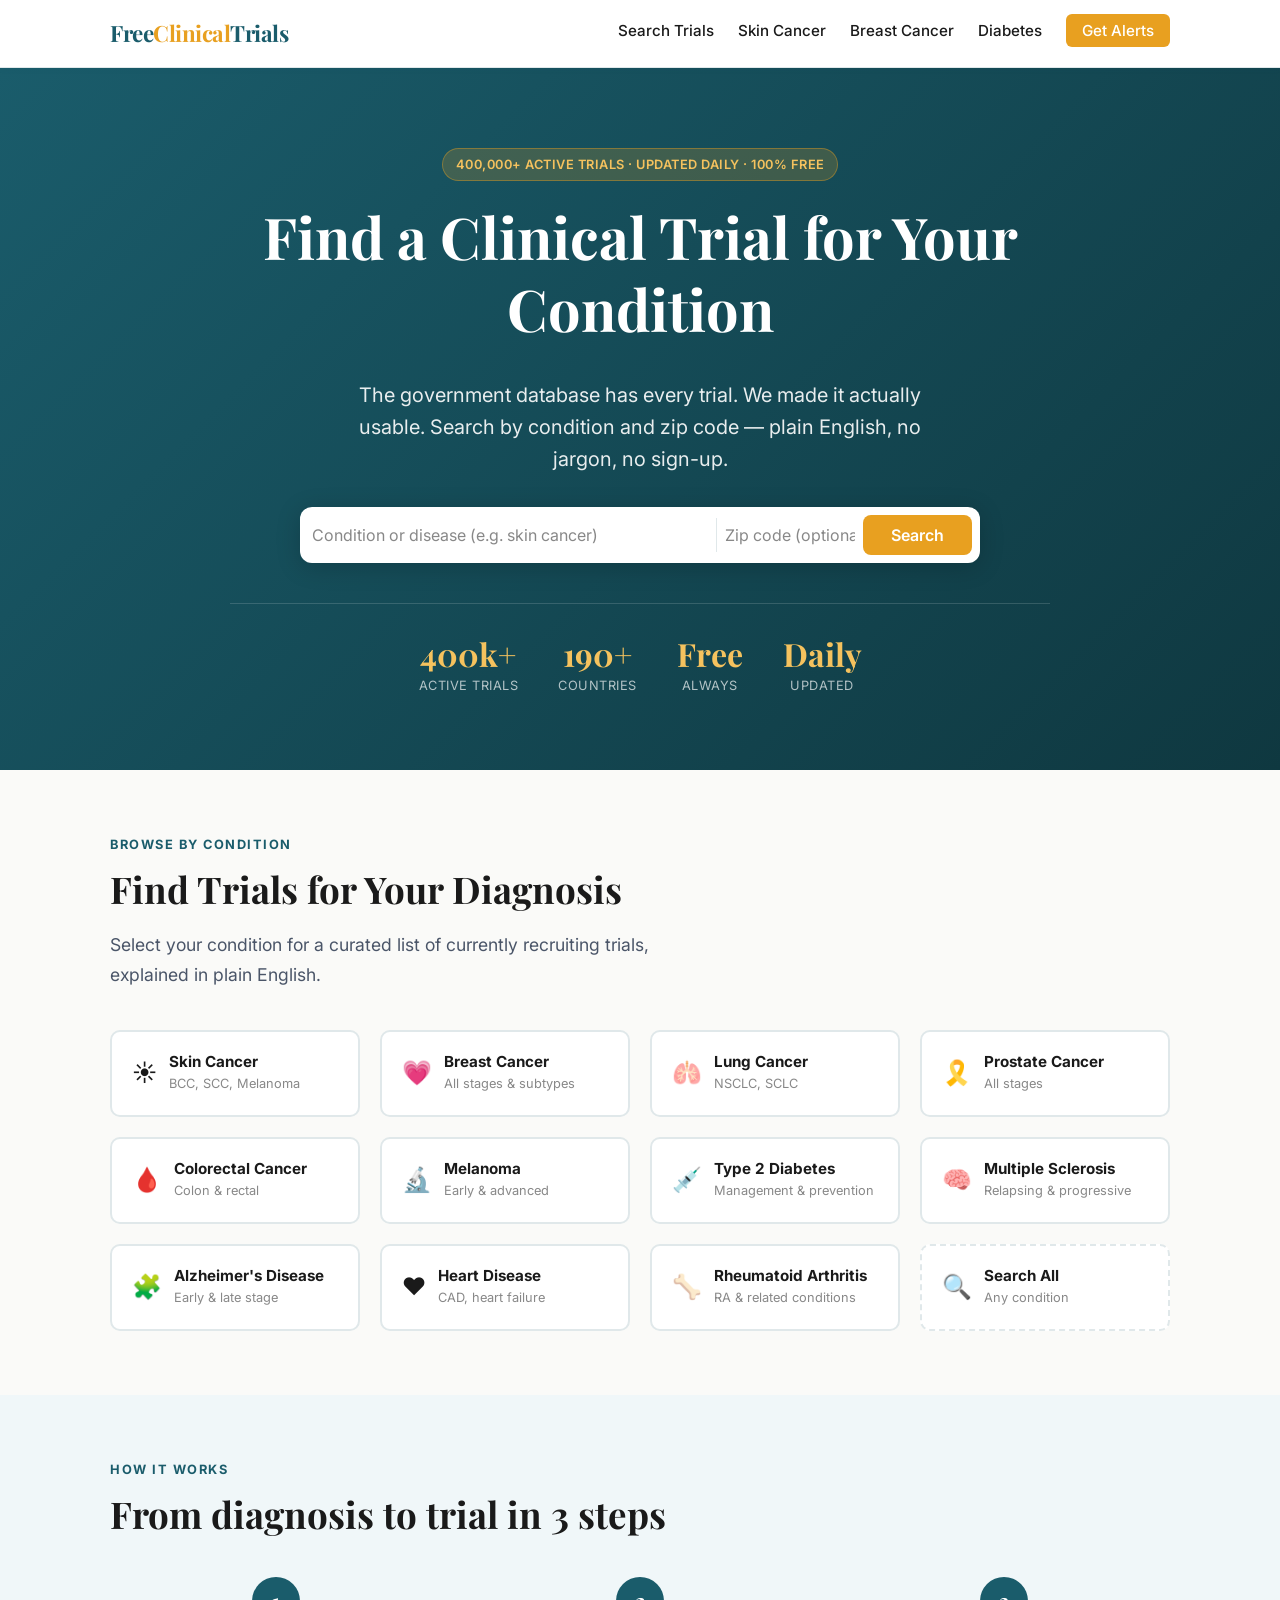
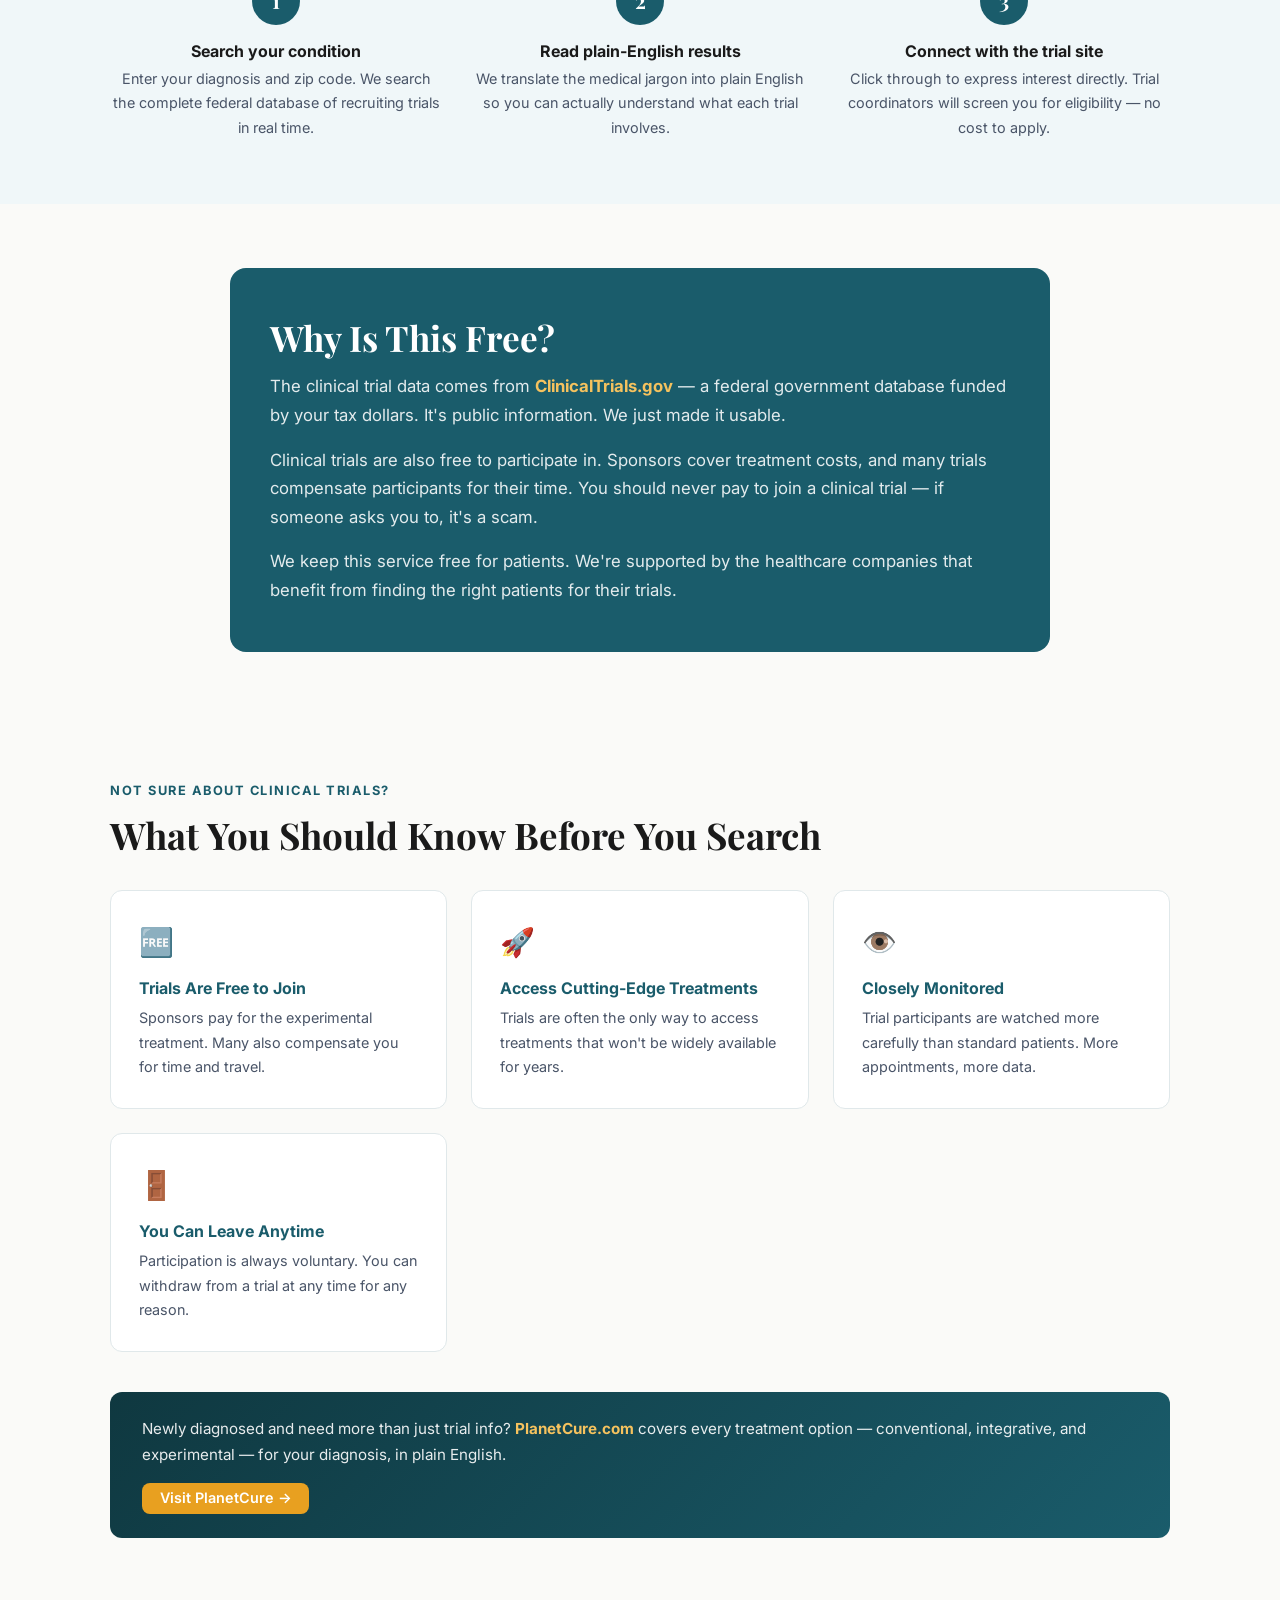
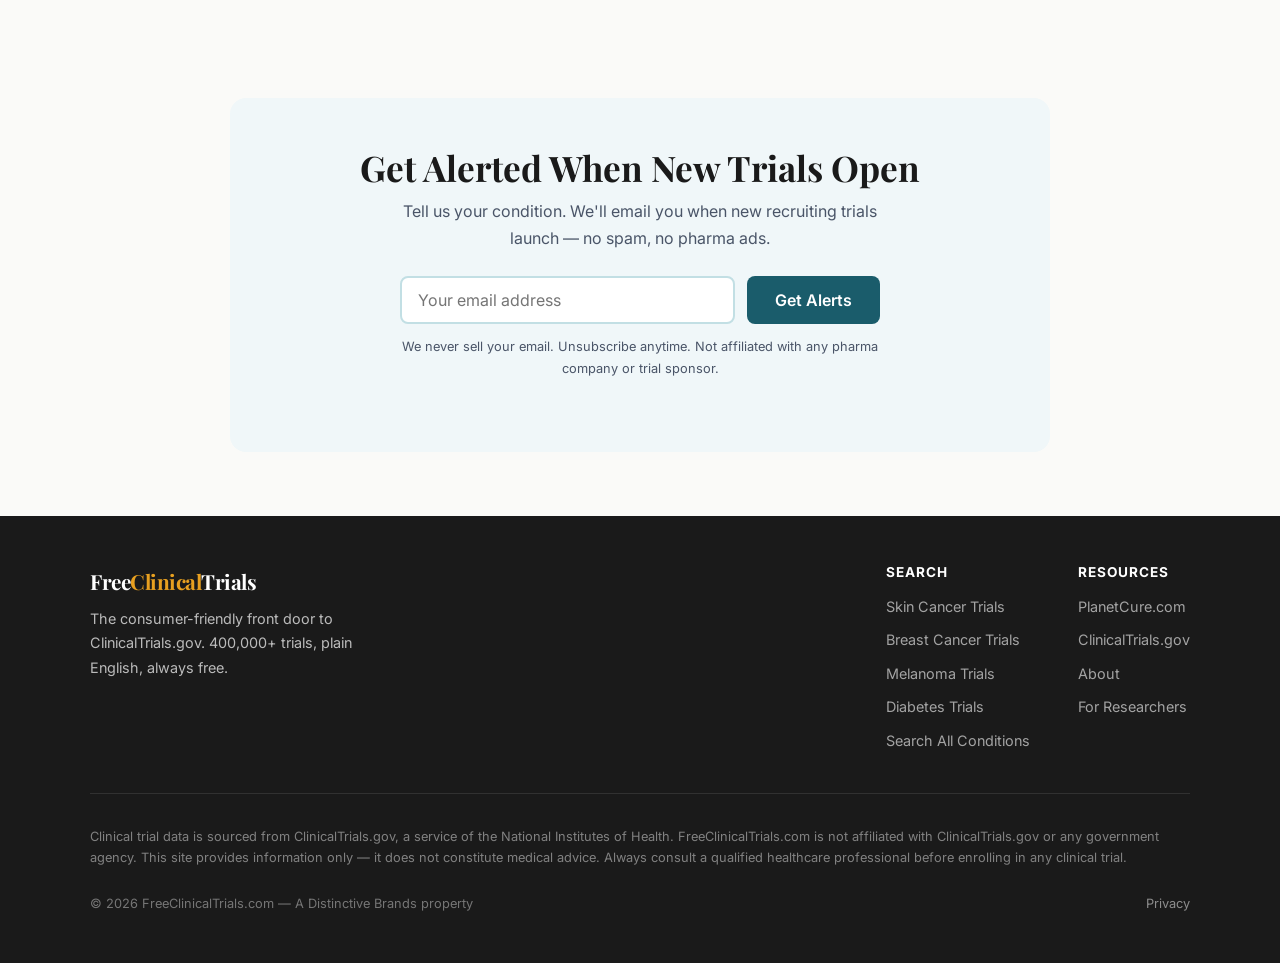
<file: index.html>
<!DOCTYPE html>
<html lang="en">
<head>
  <meta charset="UTF-8">
  <meta name="viewport" content="width=device-width, initial-scale=1.0">
  <title>Free Clinical Trials Search — Find a Trial for Your Condition</title>
  <meta name="description" content="Search 400,000+ recruiting clinical trials by condition and location. Plain English. Free. No registration required. Find trials for cancer, diabetes, heart disease, MS, Alzheimer's, and more.">
  <meta property="og:title" content="FreeClinicalTrials.com — Find a Trial for Your Condition">
  <meta property="og:description" content="The fastest way to find recruiting clinical trials near you. Search by condition and zip code. Free, plain English, no sign-up required.">
  <meta property="og:type" content="website">
  <meta name="twitter:card" content="summary_large_image">
  <link rel="preconnect" href="https://fonts.googleapis.com">
  <link rel="preconnect" href="https://fonts.gstatic.com" crossorigin>
  <link href="https://fonts.googleapis.com/css2?family=Inter:wght@400;500;600;700&family=Playfair+Display:wght@700;800&display=swap" rel="stylesheet">
  <link rel="stylesheet" href="css/styles.css">
</head>
<body>

<nav class="site-nav" role="navigation" aria-label="Main navigation">
  <div class="nav-inner">
    <a href="/" class="nav-logo">Free<span>Clinical</span>Trials</a>
    <ul class="nav-links">
      <li><a href="/search">Search Trials</a></li>
      <li><a href="/conditions/skin-cancer">Skin Cancer</a></li>
      <li><a href="/conditions/breast-cancer">Breast Cancer</a></li>
      <li><a href="/conditions/diabetes">Diabetes</a></li>
      <li><a href="#email-signup" class="nav-cta">Get Alerts</a></li>
    </ul>
    <button class="nav-toggle" aria-label="Toggle navigation" aria-expanded="false">
      <span></span><span></span><span></span>
    </button>
  </div>
</nav>

<!-- Hero -->
<section class="hero">
  <div class="container">
    <div class="hero-badge">400,000+ Active Trials · Updated Daily · 100% Free</div>
    <h1>Find a Clinical Trial for Your Condition</h1>
    <p class="hero-sub">The government database has every trial. We made it actually usable. Search by condition and zip code — plain English, no jargon, no sign-up.</p>

    <div class="search-wrap">
      <form class="search-form" id="home-search-form" role="search">
        <input type="text" id="search-condition" placeholder="Condition or disease (e.g. skin cancer)" autocomplete="off" aria-label="Condition">
        <div class="search-divider"></div>
        <input type="text" id="search-zip" class="zip-input" placeholder="Zip code (optional)" maxlength="10" aria-label="Zip code">
        <button type="submit" class="btn btn-primary">Search</button>
      </form>
    </div>

    <div class="stats-bar">
      <div class="stat-item"><span class="stat-num">400k+</span><span class="stat-label">Active Trials</span></div>
      <div class="stat-item"><span class="stat-num">190+</span><span class="stat-label">Countries</span></div>
      <div class="stat-item"><span class="stat-num">Free</span><span class="stat-label">Always</span></div>
      <div class="stat-item"><span class="stat-num">Daily</span><span class="stat-label">Updated</span></div>
    </div>
  </div>
</section>

<!-- Browse by condition -->
<section>
  <div class="container--wide">
    <div class="section-label">Browse by Condition</div>
    <h2 class="section-heading">Find Trials for Your Diagnosis</h2>
    <p class="section-sub">Select your condition for a curated list of currently recruiting trials, explained in plain English.</p>

    <div class="conditions-grid">
      <a href="/conditions/skin-cancer" class="condition-pill">
        <span class="pill-icon">☀️</span>
        <div><h3>Skin Cancer</h3><p>BCC, SCC, Melanoma</p></div>
      </a>
      <a href="/conditions/breast-cancer" class="condition-pill">
        <span class="pill-icon">💗</span>
        <div><h3>Breast Cancer</h3><p>All stages &amp; subtypes</p></div>
      </a>
      <a href="/conditions/lung-cancer" class="condition-pill">
        <span class="pill-icon">🫁</span>
        <div><h3>Lung Cancer</h3><p>NSCLC, SCLC</p></div>
      </a>
      <a href="/conditions/prostate-cancer" class="condition-pill">
        <span class="pill-icon">🎗️</span>
        <div><h3>Prostate Cancer</h3><p>All stages</p></div>
      </a>
      <a href="/conditions/colorectal-cancer" class="condition-pill">
        <span class="pill-icon">🩸</span>
        <div><h3>Colorectal Cancer</h3><p>Colon &amp; rectal</p></div>
      </a>
      <a href="/conditions/melanoma" class="condition-pill">
        <span class="pill-icon">🔬</span>
        <div><h3>Melanoma</h3><p>Early &amp; advanced</p></div>
      </a>
      <a href="/conditions/type-2-diabetes" class="condition-pill">
        <span class="pill-icon">💉</span>
        <div><h3>Type 2 Diabetes</h3><p>Management &amp; prevention</p></div>
      </a>
      <a href="/conditions/multiple-sclerosis" class="condition-pill">
        <span class="pill-icon">🧠</span>
        <div><h3>Multiple Sclerosis</h3><p>Relapsing &amp; progressive</p></div>
      </a>
      <a href="/conditions/alzheimers" class="condition-pill">
        <span class="pill-icon">🧩</span>
        <div><h3>Alzheimer's Disease</h3><p>Early &amp; late stage</p></div>
      </a>
      <a href="/conditions/heart-disease" class="condition-pill">
        <span class="pill-icon">❤️</span>
        <div><h3>Heart Disease</h3><p>CAD, heart failure</p></div>
      </a>
      <a href="/conditions/rheumatoid-arthritis" class="condition-pill">
        <span class="pill-icon">🦴</span>
        <div><h3>Rheumatoid Arthritis</h3><p>RA &amp; related conditions</p></div>
      </a>
      <a href="/search" class="condition-pill" style="border-style:dashed;">
        <span class="pill-icon">🔍</span>
        <div><h3>Search All</h3><p>Any condition</p></div>
      </a>
    </div>
  </div>
</section>

<!-- How it works -->
<section style="background:#f0f7f9; padding:4rem 0;">
  <div class="container--wide">
    <div class="section-label">How It Works</div>
    <h2 class="section-heading">From diagnosis to trial in 3 steps</h2>

    <div class="how-grid">
      <div class="how-step">
        <div class="step-num">1</div>
        <h3>Search your condition</h3>
        <p>Enter your diagnosis and zip code. We search the complete federal database of recruiting trials in real time.</p>
      </div>
      <div class="how-step">
        <div class="step-num">2</div>
        <h3>Read plain-English results</h3>
        <p>We translate the medical jargon into plain English so you can actually understand what each trial involves.</p>
      </div>
      <div class="how-step">
        <div class="step-num">3</div>
        <h3>Connect with the trial site</h3>
        <p>Click through to express interest directly. Trial coordinators will screen you for eligibility — no cost to apply.</p>
      </div>
    </div>
  </div>
</section>

<!-- Why it's free -->
<section>
  <div class="container">
    <div class="why-callout">
      <h2>Why Is This Free?</h2>
      <p>The clinical trial data comes from <span class="amber">ClinicalTrials.gov</span> — a federal government database funded by your tax dollars. It's public information. We just made it usable.</p>
      <p>Clinical trials are also free to participate in. Sponsors cover treatment costs, and many trials compensate participants for their time. You should never pay to join a clinical trial — if someone asks you to, it's a scam.</p>
      <p>We keep this service free for patients. We're supported by the healthcare companies that benefit from finding the right patients for their trials.</p>
    </div>
  </div>
</section>

<!-- Clinical trials explainer -->
<section>
  <div class="container--wide">
    <div class="section-label">Not sure about clinical trials?</div>
    <h2 class="section-heading">What You Should Know Before You Search</h2>

    <div style="display:grid;grid-template-columns:repeat(auto-fill,minmax(280px,1fr));gap:1.5rem;margin-top:2rem;">
      <div style="background:#fff;border:1px solid #e0e8ea;border-radius:12px;padding:1.75rem;">
        <div style="font-size:1.75rem;margin-bottom:.75rem;">🆓</div>
        <h3 style="font-family:'Inter',sans-serif;font-size:1rem;font-weight:700;color:#1a5c6b;margin-bottom:.5rem;">Trials Are Free to Join</h3>
        <p style="font-size:.9rem;color:#4a5568;margin:0;">Sponsors pay for the experimental treatment. Many also compensate you for time and travel.</p>
      </div>
      <div style="background:#fff;border:1px solid #e0e8ea;border-radius:12px;padding:1.75rem;">
        <div style="font-size:1.75rem;margin-bottom:.75rem;">🚀</div>
        <h3 style="font-family:'Inter',sans-serif;font-size:1rem;font-weight:700;color:#1a5c6b;margin-bottom:.5rem;">Access Cutting-Edge Treatments</h3>
        <p style="font-size:.9rem;color:#4a5568;margin:0;">Trials are often the only way to access treatments that won't be widely available for years.</p>
      </div>
      <div style="background:#fff;border:1px solid #e0e8ea;border-radius:12px;padding:1.75rem;">
        <div style="font-size:1.75rem;margin-bottom:.75rem;">👁️</div>
        <h3 style="font-family:'Inter',sans-serif;font-size:1rem;font-weight:700;color:#1a5c6b;margin-bottom:.5rem;">Closely Monitored</h3>
        <p style="font-size:.9rem;color:#4a5568;margin:0;">Trial participants are watched more carefully than standard patients. More appointments, more data.</p>
      </div>
      <div style="background:#fff;border:1px solid #e0e8ea;border-radius:12px;padding:1.75rem;">
        <div style="font-size:1.75rem;margin-bottom:.75rem;">🚪</div>
        <h3 style="font-family:'Inter',sans-serif;font-size:1rem;font-weight:700;color:#1a5c6b;margin-bottom:.5rem;">You Can Leave Anytime</h3>
        <p style="font-size:.9rem;color:#4a5568;margin:0;">Participation is always voluntary. You can withdraw from a trial at any time for any reason.</p>
      </div>
    </div>

    <!-- PlanetCure crosslink -->
    <div class="crosslink-banner mt-lg">
      <p>Newly diagnosed and need more than just trial info? <strong>PlanetCure.com</strong> covers every treatment option — conventional, integrative, and experimental — for your diagnosis, in plain English.</p>
      <a href="https://planetcure.com" target="_blank" rel="noopener" class="btn btn-primary btn-sm">Visit PlanetCure →</a>
    </div>
  </div>
</section>

<!-- Email capture -->
<section id="email-signup">
  <div class="container">
    <div class="email-section">
      <h2>Get Alerted When New Trials Open</h2>
      <p>Tell us your condition. We'll email you when new recruiting trials launch — no spam, no pharma ads.</p>
      <form class="email-form email-signup-form" data-condition="">
        <input type="email" placeholder="Your email address" required aria-label="Email address">
        <button type="submit" class="btn btn-teal">Get Alerts</button>
      </form>
      <p class="email-fine">We never sell your email. Unsubscribe anytime. Not affiliated with any pharma company or trial sponsor.</p>
    </div>
  </div>
</section>

<footer class="site-footer">
  <div class="footer-inner">
    <div class="footer-top">
      <div class="footer-brand">
        <a href="/" class="nav-logo">Free<span>Clinical</span>Trials</a>
        <p>The consumer-friendly front door to ClinicalTrials.gov. 400,000+ trials, plain English, always free.</p>
      </div>
      <div class="footer-links">
        <div class="footer-col">
          <h4>Search</h4>
          <ul>
            <li><a href="/conditions/skin-cancer">Skin Cancer Trials</a></li>
            <li><a href="/conditions/breast-cancer">Breast Cancer Trials</a></li>
            <li><a href="/conditions/melanoma">Melanoma Trials</a></li>
            <li><a href="/conditions/diabetes">Diabetes Trials</a></li>
            <li><a href="/search">Search All Conditions</a></li>
          </ul>
        </div>
        <div class="footer-col">
          <h4>Resources</h4>
          <ul>
            <li><a href="https://planetcure.com" target="_blank" rel="noopener">PlanetCure.com</a></li>
            <li><a href="https://clinicaltrials.gov" target="_blank" rel="noopener">ClinicalTrials.gov</a></li>
            <li><a href="/about">About</a></li>
            <li><a href="/for-researchers">For Researchers</a></li>
          </ul>
        </div>
      </div>
    </div>
    <p class="footer-disclaimer">
      Clinical trial data is sourced from ClinicalTrials.gov, a service of the National Institutes of Health.
      FreeClinicalTrials.com is not affiliated with ClinicalTrials.gov or any government agency.
      This site provides information only — it does not constitute medical advice. Always consult a qualified healthcare professional before enrolling in any clinical trial.
    </p>
    <div class="footer-bottom">
      <span>© 2026 FreeClinicalTrials.com — A Distinctive Brands property</span>
      <a href="/privacy">Privacy</a>
    </div>
  </div>
</footer>

<script src="js/main.js"></script>
</body>
</html>
</file>
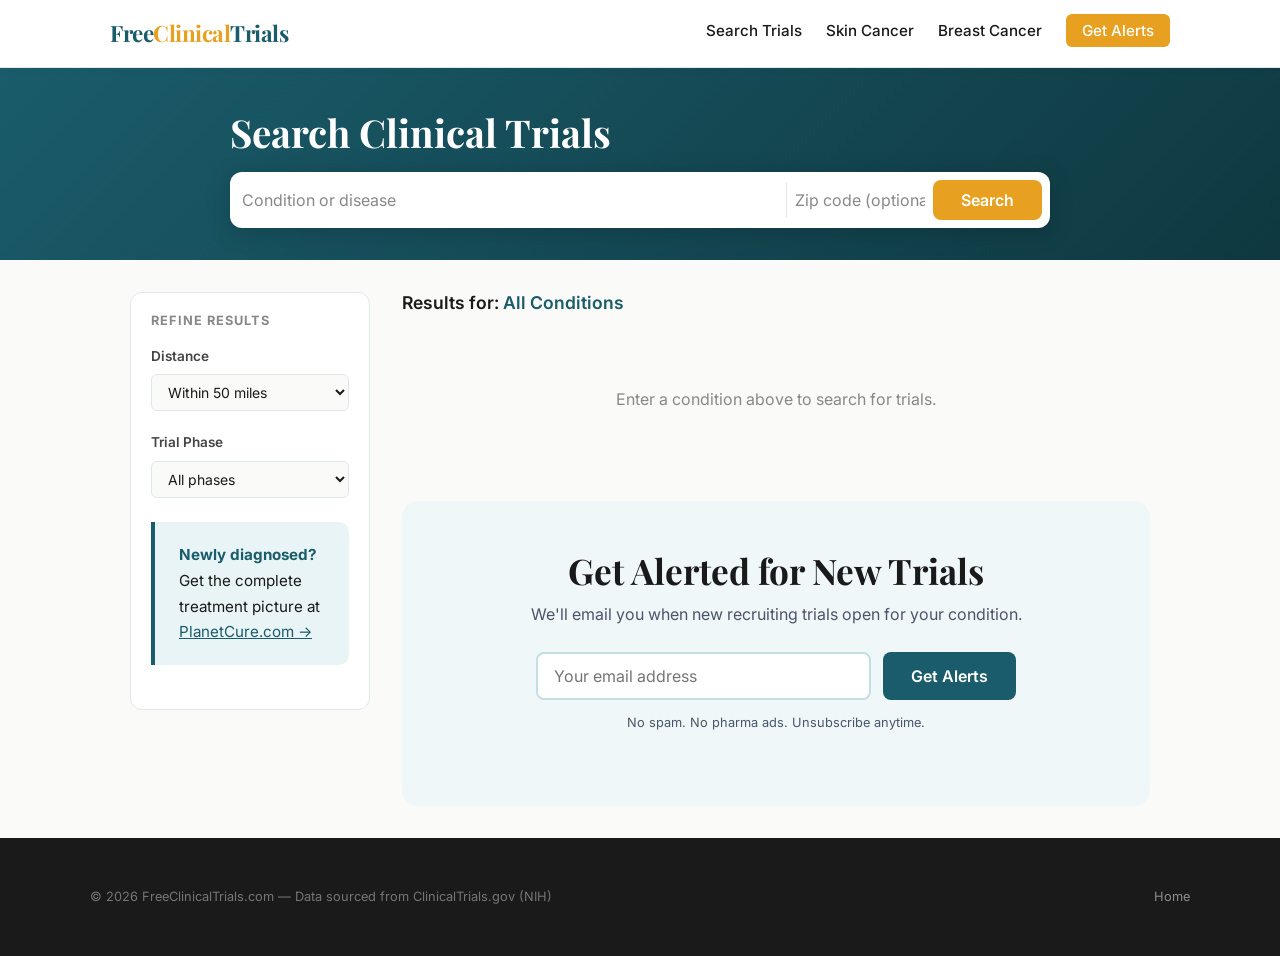
<file: search.html>
<!DOCTYPE html>
<html lang="en">
<head>
  <meta charset="UTF-8">
  <meta name="viewport" content="width=device-width, initial-scale=1.0">
  <title>Search Clinical Trials — FreeClinicalTrials.com</title>
  <meta name="description" content="Search recruiting clinical trials by condition and location. Real-time results from ClinicalTrials.gov, in plain English.">
  <link rel="preconnect" href="https://fonts.googleapis.com">
  <link rel="preconnect" href="https://fonts.gstatic.com" crossorigin>
  <link href="https://fonts.googleapis.com/css2?family=Inter:wght@400;500;600;700&family=Playfair+Display:wght@700;800&display=swap" rel="stylesheet">
  <link rel="stylesheet" href="css/styles.css">
  <style>
    .search-page-hero {
      background: linear-gradient(135deg, #1a5c6b 0%, #0f3840 100%);
      padding: 2.5rem 1.25rem 2rem;
    }
    .search-page-hero h1 { color: #fff; font-size: clamp(1.6rem,3.5vw,2.4rem); margin-bottom: 1rem; }
    .results-meta { display: flex; align-items: center; justify-content: space-between; flex-wrap: wrap; gap: .5rem; margin-bottom: 1.5rem; }
    .results-meta h2 { font-family: 'Inter',sans-serif; font-size: 1.1rem; font-weight: 600; margin: 0; }
    #results-count { font-size: .9rem; color: #888; }
    .results-layout { display: grid; grid-template-columns: 240px 1fr; gap: 2rem; align-items: start; max-width: 1060px; margin: 0 auto; padding: 2rem 1.25rem; }
    .filters-sidebar { background: #fff; border: 1px solid #e0e8ea; border-radius: 12px; padding: 1.25rem; position: sticky; top: 80px; }
    .filters-sidebar h4 { font-size: .8rem; text-transform: uppercase; letter-spacing: 1px; color: #888; margin-bottom: 1rem; }
    .filter-group { margin-bottom: 1.25rem; }
    .filter-group label { font-size: .85rem; font-weight: 600; color: #444; display: block; margin-bottom: .4rem; }
    .filter-group select, .filter-group input { width: 100%; padding: .5rem .75rem; border: 1px solid #e0e8ea; border-radius: 6px; font-size: .875rem; font-family: 'Inter',sans-serif; color: #1a1a1a; background: #fafaf8; }
    @media(max-width:768px) { .results-layout { grid-template-columns: 1fr; } .filters-sidebar { position: static; } }
  </style>
</head>
<body>

<nav class="site-nav" role="navigation">
  <div class="nav-inner">
    <a href="/" class="nav-logo">Free<span>Clinical</span>Trials</a>
    <ul class="nav-links">
      <li><a href="/search">Search Trials</a></li>
      <li><a href="/conditions/skin-cancer">Skin Cancer</a></li>
      <li><a href="/conditions/breast-cancer">Breast Cancer</a></li>
      <li><a href="/#email-signup" class="nav-cta">Get Alerts</a></li>
    </ul>
    <button class="nav-toggle" aria-label="Toggle navigation"><span></span><span></span><span></span></button>
  </div>
</nav>

<div class="search-page-hero">
  <div class="container">
    <h1>Search Clinical Trials</h1>
    <form class="search-form" id="results-search-form" role="search">
      <input type="text" id="results-condition-input" placeholder="Condition or disease" autocomplete="off" aria-label="Condition">
      <div class="search-divider"></div>
      <input type="text" id="results-zip-input" class="zip-input" placeholder="Zip code (optional)" maxlength="10" aria-label="Zip code">
      <button type="submit" class="btn btn-primary">Search</button>
    </form>
  </div>
</div>

<div class="results-layout">
  <!-- Sidebar filters -->
  <aside class="filters-sidebar">
    <h4>Refine Results</h4>
    <div class="filter-group">
      <label for="filter-distance">Distance</label>
      <select id="filter-distance">
        <option value="">Any distance</option>
        <option value="25">Within 25 miles</option>
        <option value="50" selected>Within 50 miles</option>
        <option value="100">Within 100 miles</option>
        <option value="250">Within 250 miles</option>
      </select>
    </div>
    <div class="filter-group">
      <label for="filter-phase">Trial Phase</label>
      <select id="filter-phase">
        <option value="">All phases</option>
        <option value="PHASE1">Phase 1</option>
        <option value="PHASE2">Phase 2</option>
        <option value="PHASE3">Phase 3</option>
        <option value="PHASE4">Phase 4</option>
      </select>
    </div>
    <div class="callout" style="margin-top:1.5rem;">
      <p><strong>Newly diagnosed?</strong> Get the complete treatment picture at <a href="https://planetcure.com" target="_blank">PlanetCure.com →</a></p>
    </div>
  </aside>

  <!-- Results -->
  <main>
    <div class="results-meta">
      <h2>Results for: <span id="condition-display" style="color:#1a5c6b;">…</span></h2>
      <span id="results-count"></span>
    </div>
    <div id="results-container">
      <div class="loading-state"><div class="loading-spinner"></div><p>Loading trials…</p></div>
    </div>

    <!-- Email alert capture -->
    <div class="email-section mt-lg" id="email-signup">
      <h2>Get Alerted for New Trials</h2>
      <p>We'll email you when new recruiting trials open for your condition.</p>
      <form class="email-form email-signup-form">
        <input type="email" placeholder="Your email address" required>
        <button type="submit" class="btn btn-teal">Get Alerts</button>
      </form>
      <p class="email-fine">No spam. No pharma ads. Unsubscribe anytime.</p>
    </div>
  </main>
</div>

<footer class="site-footer">
  <div class="footer-inner">
    <div class="footer-bottom">
      <span>© 2026 FreeClinicalTrials.com — Data sourced from ClinicalTrials.gov (NIH)</span>
      <a href="/">Home</a>
    </div>
  </div>
</footer>

<script src="js/main.js"></script>
</body>
</html>
</file>
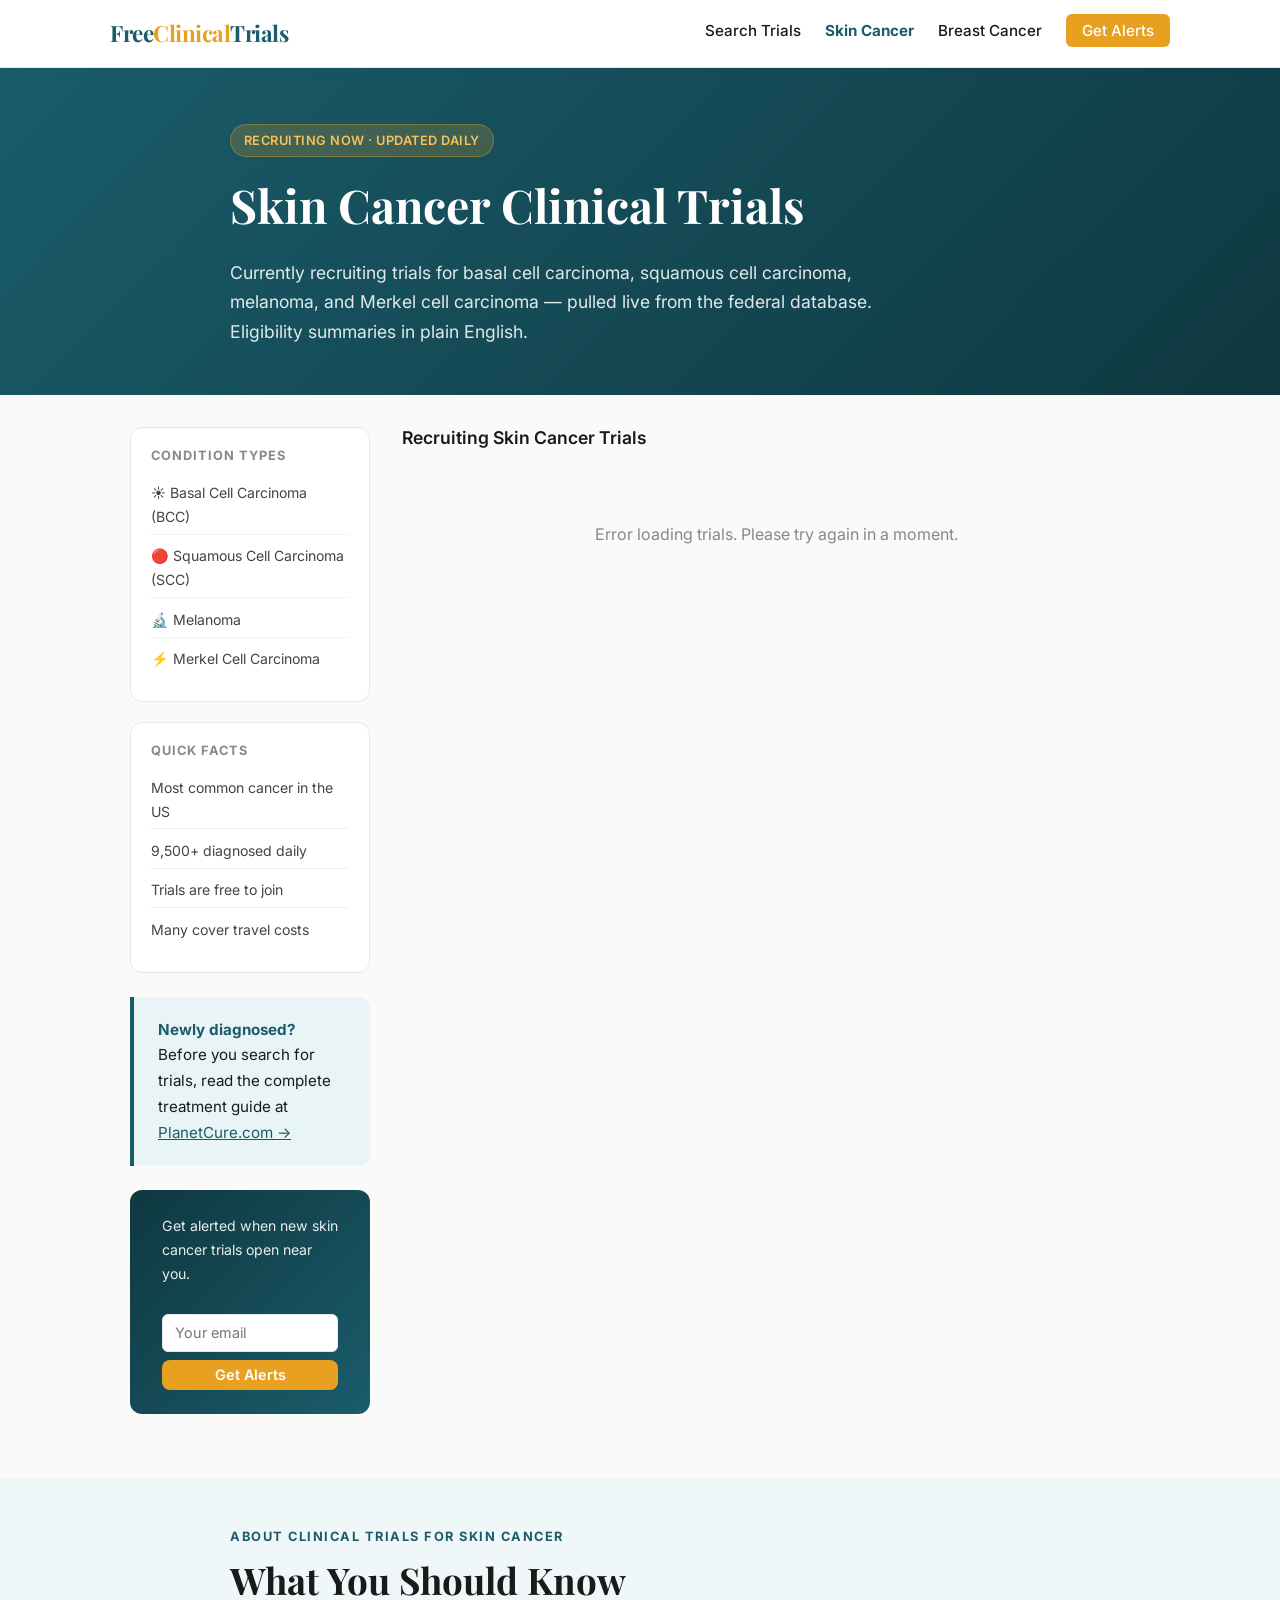
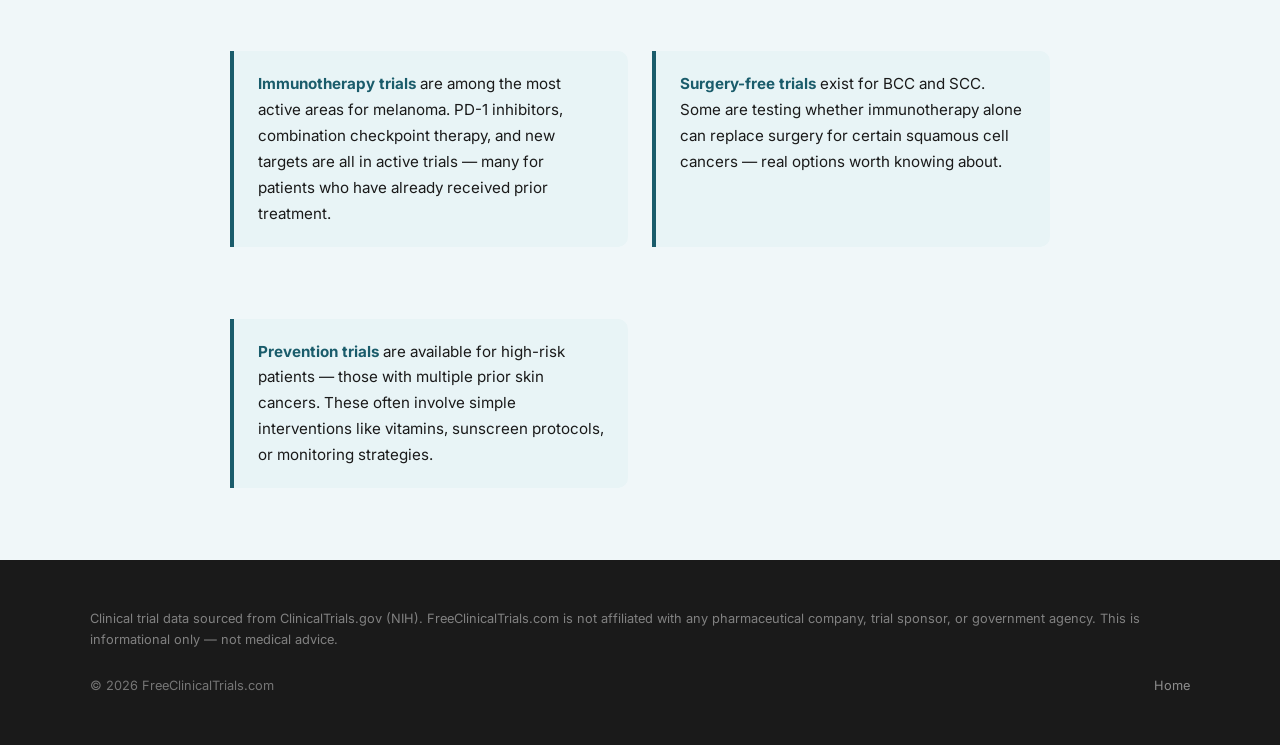
<file: conditions/skin-cancer.html>
<!DOCTYPE html>
<html lang="en">
<head>
  <meta charset="UTF-8">
  <meta name="viewport" content="width=device-width, initial-scale=1.0">
  <title>Skin Cancer Clinical Trials — Recruiting Now | FreeClinicalTrials.com</title>
  <meta name="description" content="Find recruiting clinical trials for skin cancer — basal cell carcinoma, squamous cell carcinoma, and melanoma. Search by location. Updated daily from ClinicalTrials.gov.">
  <link rel="preconnect" href="https://fonts.googleapis.com">
  <link rel="preconnect" href="https://fonts.gstatic.com" crossorigin>
  <link href="https://fonts.googleapis.com/css2?family=Inter:wght@400;500;600;700&family=Playfair+Display:wght@700;800&display=swap" rel="stylesheet">
  <link rel="stylesheet" href="../css/styles.css">
  <style>
    .page-hero { background: linear-gradient(135deg,#1a5c6b 0%,#0f3840 100%); color:#fff; padding:3.5rem 1.25rem 3rem; }
    .page-hero h1 { color:#fff; font-size:clamp(1.8rem,4.5vw,2.9rem); margin-bottom:.5em; }
    .page-hero p { opacity:.88; font-size:1.1rem; max-width:650px; }
    .condition-layout { display:grid; grid-template-columns:240px 1fr; gap:2rem; align-items:start; max-width:1060px; margin:0 auto; padding:2rem 1.25rem; }
    .condition-sidebar { position:sticky; top:80px; }
    .info-box { background:#fff; border:1px solid #e0e8ea; border-radius:12px; padding:1.25rem; margin-bottom:1.25rem; }
    .info-box h4 { font-size:.8rem; text-transform:uppercase; letter-spacing:1px; color:#888; margin-bottom:.75rem; }
    .info-box ul { list-style:none; padding:0; margin:0; }
    .info-box li { font-size:.88rem; padding:.3rem 0; border-bottom:1px solid #f0f0ee; color:#444; }
    .info-box li:last-child { border-bottom:none; }
    @media(max-width:768px) { .condition-layout{grid-template-columns:1fr;} .condition-sidebar{position:static;} }
  </style>
</head>
<body>

<nav class="site-nav" role="navigation">
  <div class="nav-inner">
    <a href="/" class="nav-logo">Free<span>Clinical</span>Trials</a>
    <ul class="nav-links">
      <li><a href="/search">Search Trials</a></li>
      <li><a href="/conditions/skin-cancer" style="color:#1a5c6b;font-weight:700;">Skin Cancer</a></li>
      <li><a href="/conditions/breast-cancer">Breast Cancer</a></li>
      <li><a href="/#email-signup" class="nav-cta">Get Alerts</a></li>
    </ul>
    <button class="nav-toggle" aria-label="Toggle navigation"><span></span><span></span><span></span></button>
  </div>
</nav>

<div class="page-hero">
  <div class="container">
    <div class="hero-badge">Recruiting Now · Updated Daily</div>
    <h1>Skin Cancer Clinical Trials</h1>
    <p>Currently recruiting trials for basal cell carcinoma, squamous cell carcinoma, melanoma, and Merkel cell carcinoma — pulled live from the federal database. Eligibility summaries in plain English.</p>
  </div>
</div>

<div class="condition-layout">
  <aside class="condition-sidebar">
    <div class="info-box">
      <h4>Condition Types</h4>
      <ul>
        <li>☀️ Basal Cell Carcinoma (BCC)</li>
        <li>🔴 Squamous Cell Carcinoma (SCC)</li>
        <li>🔬 Melanoma</li>
        <li>⚡ Merkel Cell Carcinoma</li>
      </ul>
    </div>

    <div class="info-box">
      <h4>Quick Facts</h4>
      <ul>
        <li>Most common cancer in the US</li>
        <li>9,500+ diagnosed daily</li>
        <li>Trials are free to join</li>
        <li>Many cover travel costs</li>
      </ul>
    </div>

    <div class="callout">
      <p><strong>Newly diagnosed?</strong> Before you search for trials, read the complete treatment guide at <a href="https://planetcure.com/skin-cancer" target="_blank">PlanetCure.com →</a></p>
    </div>

    <div class="crosslink-banner" style="flex-direction:column;margin-top:1.25rem;">
      <p style="font-size:.88rem;">Get alerted when new skin cancer trials open near you.</p>
      <form class="email-signup-form" data-condition="skin cancer" style="margin-top:.75rem;">
        <input type="email" placeholder="Your email" required style="width:100%;padding:.6rem .75rem;border:1px solid #e0e8ea;border-radius:6px;font-family:Inter,sans-serif;font-size:.9rem;margin-bottom:.5rem;">
        <button type="submit" class="btn btn-primary btn-sm" style="width:100%;">Get Alerts</button>
      </form>
    </div>
  </aside>

  <main>
    <div style="display:flex;align-items:center;justify-content:space-between;flex-wrap:wrap;gap:.5rem;margin-bottom:1.5rem;">
      <h2 style="font-family:'Inter',sans-serif;font-size:1.1rem;font-weight:600;margin:0;">Recruiting Skin Cancer Trials</h2>
      <span id="condition-results-count" style="font-size:.9rem;color:#888;"></span>
    </div>

    <div id="condition-results" data-condition="skin cancer">
      <div class="loading-state"><div class="loading-spinner"></div><p>Loading trials…</p></div>
    </div>
  </main>
</div>

<section style="background:#f0f7f9;padding:3rem 0;">
  <div class="container">
    <div class="section-label">About Clinical Trials for Skin Cancer</div>
    <h2 class="section-heading">What You Should Know</h2>
    <div style="display:grid;grid-template-columns:repeat(auto-fill,minmax(280px,1fr));gap:1.5rem;margin-top:1.5rem;">
      <div class="callout">
        <p><strong>Immunotherapy trials</strong> are among the most active areas for melanoma. PD-1 inhibitors, combination checkpoint therapy, and new targets are all in active trials — many for patients who have already received prior treatment.</p>
      </div>
      <div class="callout">
        <p><strong>Surgery-free trials</strong> exist for BCC and SCC. Some are testing whether immunotherapy alone can replace surgery for certain squamous cell cancers — real options worth knowing about.</p>
      </div>
      <div class="callout">
        <p><strong>Prevention trials</strong> are available for high-risk patients — those with multiple prior skin cancers. These often involve simple interventions like vitamins, sunscreen protocols, or monitoring strategies.</p>
      </div>
    </div>
  </div>
</section>

<footer class="site-footer">
  <div class="footer-inner">
    <p class="footer-disclaimer">Clinical trial data sourced from ClinicalTrials.gov (NIH). FreeClinicalTrials.com is not affiliated with any pharmaceutical company, trial sponsor, or government agency. This is informational only — not medical advice.</p>
    <div class="footer-bottom">
      <span>© 2026 FreeClinicalTrials.com</span>
      <a href="/">Home</a>
    </div>
  </div>
</footer>

<script src="../js/main.js"></script>
</body>
</html>
</file>
<file: css/styles.css>
/* =============================================
   FreeClinicalTrials.com — Global Stylesheet
   Palette mirrors PlanetCure for brand family:
     Primary:    #1a5c6b (deep teal)
     Background: #fafaf8 (warm white)
     Text:       #1a1a1a
     Accent/CTA: #e8a020 (amber)
     Light teal: #e8f4f6
   ============================================= */

*, *::before, *::after { box-sizing: border-box; margin: 0; padding: 0; }
html { font-size: 16px; scroll-behavior: smooth; }
body {
  font-family: 'Inter', sans-serif;
  background: #fafaf8;
  color: #1a1a1a;
  line-height: 1.7;
  -webkit-font-smoothing: antialiased;
}
img { max-width: 100%; display: block; }
a { color: #1a5c6b; text-decoration: underline; transition: color .2s; }
a:hover { color: #e8a020; }

h1,h2,h3,h4,h5 { font-family: 'Playfair Display', serif; line-height: 1.25; color: #1a1a1a; }
h1 { font-size: clamp(2rem,5vw,3.2rem); margin-bottom: .6em; }
h2 { font-size: clamp(1.5rem,3.5vw,2.2rem); margin-bottom: .5em; }
h3 { font-size: clamp(1.15rem,2.5vw,1.5rem); margin-bottom: .4em; }
h4 { font-size: 1.1rem; margin-bottom: .35em; font-family: 'Inter', sans-serif; font-weight: 700; }
p { margin-bottom: 1.1em; }
p:last-child { margin-bottom: 0; }
ul,ol { padding-left: 1.5em; margin-bottom: 1.1em; }
li { margin-bottom: .35em; }

/* ---- Layout ---- */
.container { max-width: 860px; margin: 0 auto; padding: 0 1.25rem; }
.container--wide { max-width: 1100px; margin: 0 auto; padding: 0 1.25rem; }

/* ---- Navigation ---- */
.site-nav {
  background: #fff;
  border-bottom: 1px solid #e0e8ea;
  position: sticky;
  top: 0;
  z-index: 100;
  box-shadow: 0 1px 6px rgba(26,92,107,.07);
}
.nav-inner {
  display: flex;
  align-items: center;
  justify-content: space-between;
  padding: .9rem 1.25rem;
  max-width: 1100px;
  margin: 0 auto;
}
.nav-logo {
  font-family: 'Playfair Display', serif;
  font-size: 1.4rem;
  font-weight: 700;
  color: #1a5c6b;
  text-decoration: none;
  letter-spacing: -.5px;
}
.nav-logo span { color: #e8a020; }
.nav-logo:hover { color: #1a5c6b; }
.nav-links {
  display: flex;
  align-items: center;
  gap: 1.5rem;
  list-style: none;
  padding: 0; margin: 0;
}
.nav-links a { text-decoration: none; font-size: .95rem; font-weight: 500; color: #1a1a1a; }
.nav-links a:hover { color: #1a5c6b; }
.nav-cta {
  background: #e8a020;
  color: #fff !important;
  padding: .45rem 1rem;
  border-radius: 6px;
  font-weight: 600;
  font-size: .9rem;
  text-decoration: none !important;
  transition: background .2s;
}
.nav-cta:hover { background: #d4911a !important; }
.nav-toggle {
  display: none;
  background: none;
  border: none;
  cursor: pointer;
  padding: .25rem;
  flex-direction: column;
  gap: 5px;
}
.nav-toggle span { display: block; width: 24px; height: 2px; background: #1a1a1a; transition: all .3s; }

/* ---- Buttons ---- */
.btn {
  display: inline-block;
  padding: .75rem 1.75rem;
  border-radius: 8px;
  font-weight: 600;
  font-size: 1rem;
  text-decoration: none;
  transition: all .2s;
  cursor: pointer;
  border: none;
  font-family: 'Inter', sans-serif;
  line-height: 1;
}
.btn-primary { background: #e8a020; color: #fff; }
.btn-primary:hover { background: #d4911a; color: #fff; transform: translateY(-1px); box-shadow: 0 4px 14px rgba(232,160,32,.35); }
.btn-teal { background: #1a5c6b; color: #fff; }
.btn-teal:hover { background: #164f5c; color: #fff; transform: translateY(-1px); }
.btn-secondary { background: transparent; color: #1a5c6b; border: 2px solid #1a5c6b; }
.btn-secondary:hover { background: #1a5c6b; color: #fff; }
.btn-sm { padding: .5rem 1.1rem; font-size: .9rem; }

/* ---- Hero ---- */
.hero {
  background: linear-gradient(135deg, #1a5c6b 0%, #0f3840 100%);
  color: #fff;
  padding: 5rem 1.25rem 4.5rem;
  text-align: center;
}
.hero h1 { color: #fff; font-size: clamp(2.2rem,5.5vw,3.6rem); max-width: 780px; margin: 0 auto .6em; }
.hero .hero-sub {
  font-size: clamp(1.05rem,2.5vw,1.25rem);
  max-width: 620px;
  margin: 0 auto 2rem;
  opacity: .9;
  font-family: 'Inter', sans-serif;
  line-height: 1.6;
}
.hero-badge {
  display: inline-block;
  background: rgba(232,160,32,.2);
  color: #f5c25e;
  border: 1px solid rgba(232,160,32,.4);
  padding: .3rem .8rem;
  border-radius: 20px;
  font-size: .8rem;
  font-weight: 600;
  letter-spacing: .5px;
  text-transform: uppercase;
  margin-bottom: 1.2rem;
}
.hero-actions { display: flex; gap: .75rem; justify-content: center; flex-wrap: wrap; margin-top: .5rem; }

/* ---- Search bar ---- */
.search-wrap {
  max-width: 680px;
  margin: 0 auto 1.5rem;
}
.search-form {
  display: flex;
  gap: .5rem;
  background: #fff;
  border-radius: 12px;
  padding: .5rem .5rem .5rem .75rem;
  box-shadow: 0 4px 24px rgba(0,0,0,.18);
  flex-wrap: wrap;
}
.search-form input[type="text"] {
  flex: 1;
  min-width: 160px;
  border: none;
  outline: none;
  font-size: 1rem;
  font-family: 'Inter', sans-serif;
  color: #1a1a1a;
  background: transparent;
  padding: .4rem 0;
}
.search-form input[type="text"]::placeholder { color: #888; }
.search-form .search-divider {
  width: 1px;
  background: #e0e8ea;
  align-self: stretch;
  margin: .2rem 0;
}
.search-form input[type="text"].zip-input { min-width: 100px; max-width: 130px; }
.search-form button { white-space: nowrap; }

/* ---- Stats bar ---- */
.stats-bar {
  display: flex;
  justify-content: center;
  gap: 2.5rem;
  flex-wrap: wrap;
  margin-top: 2.5rem;
  padding-top: 2rem;
  border-top: 1px solid rgba(255,255,255,.15);
}
.stat-item { text-align: center; color: rgba(255,255,255,.9); }
.stat-num { font-family: 'Playfair Display', serif; font-size: 2rem; font-weight: 700; color: #f5c25e; display: block; line-height: 1.1; }
.stat-label { font-size: .8rem; opacity: .75; text-transform: uppercase; letter-spacing: .5px; }

/* ---- Section spacing ---- */
section { padding: 4rem 0; }
.section-label { font-size: .8rem; font-weight: 700; letter-spacing: 1.5px; text-transform: uppercase; color: #1a5c6b; margin-bottom: .6rem; }
.section-heading { font-size: clamp(1.6rem,3.5vw,2.3rem); margin-bottom: .5em; }
.section-sub { font-size: 1.1rem; color: #4a5568; max-width: 600px; margin-bottom: 2.5rem; }

/* ---- Conditions grid ---- */
.conditions-grid {
  display: grid;
  grid-template-columns: repeat(auto-fill, minmax(200px, 1fr));
  gap: 1.25rem;
  margin-top: 2rem;
}
.condition-pill {
  background: #fff;
  border: 2px solid #e0e8ea;
  border-radius: 10px;
  padding: 1.25rem;
  text-decoration: none;
  color: inherit;
  transition: all .2s;
  display: flex;
  align-items: center;
  gap: .75rem;
}
.condition-pill:hover {
  border-color: #1a5c6b;
  box-shadow: 0 4px 16px rgba(26,92,107,.1);
  transform: translateY(-1px);
  color: inherit;
}
.condition-pill .pill-icon { font-size: 1.5rem; flex-shrink: 0; }
.condition-pill h3 { font-family: 'Inter', sans-serif; font-size: .95rem; font-weight: 700; margin: 0 0 .15rem; color: #1a1a1a; }
.condition-pill p { font-size: .8rem; color: #888; margin: 0; }

/* ---- How it works ---- */
.how-grid {
  display: grid;
  grid-template-columns: repeat(3,1fr);
  gap: 2rem;
  margin-top: 2.5rem;
}
.how-step {
  text-align: center;
}
.step-num {
  display: inline-flex;
  align-items: center;
  justify-content: center;
  width: 48px; height: 48px;
  border-radius: 50%;
  background: #1a5c6b;
  color: #fff;
  font-family: 'Playfair Display', serif;
  font-size: 1.3rem;
  font-weight: 700;
  margin-bottom: 1rem;
}
.how-step h3 { font-family: 'Inter', sans-serif; font-size: 1rem; font-weight: 700; margin-bottom: .4rem; }
.how-step p { font-size: .9rem; color: #4a5568; }

/* ---- Why it's free callout ---- */
.why-callout {
  background: #1a5c6b;
  color: #fff;
  border-radius: 16px;
  padding: 3rem 2.5rem;
}
.why-callout h2 { color: #fff; margin-bottom: .75rem; }
.why-callout p { color: rgba(255,255,255,.88); font-size: 1.05rem; margin-bottom: 1rem; }
.why-callout p:last-child { margin-bottom: 0; }
.why-callout .amber { color: #f5c25e; font-weight: 700; }

/* ---- Trial cards (search results) ---- */
.trial-card {
  background: #fff;
  border: 1px solid #e0e8ea;
  border-radius: 12px;
  padding: 1.5rem;
  margin-bottom: 1.25rem;
  border-left: 4px solid #1a5c6b;
  transition: box-shadow .2s;
}
.trial-card:hover { box-shadow: 0 4px 18px rgba(26,92,107,.1); }
.trial-header { display: flex; justify-content: space-between; align-items: flex-start; flex-wrap: wrap; gap: .5rem; margin-bottom: .75rem; }
.trial-title { font-family: 'Inter', sans-serif; font-weight: 700; font-size: 1rem; color: #1a1a1a; flex: 1; }
.trial-phase {
  font-size: .75rem;
  font-weight: 700;
  padding: .2rem .65rem;
  border-radius: 12px;
  background: #e8f4f6;
  color: #1a5c6b;
  white-space: nowrap;
}
.trial-meta { display: flex; flex-wrap: wrap; gap: .75rem; font-size: .85rem; color: #666; margin-bottom: .75rem; }
.trial-meta span { display: flex; align-items: center; gap: .3rem; }
.trial-summary { font-size: .9rem; color: #444; margin-bottom: 1rem; line-height: 1.6; }
.trial-actions { display: flex; gap: .75rem; flex-wrap: wrap; align-items: center; }
.trial-id { font-size: .78rem; color: #aaa; font-family: monospace; }

/* Loading / empty states */
.loading-state, .empty-state {
  text-align: center;
  padding: 3rem;
  color: #888;
}
.loading-spinner {
  width: 36px; height: 36px;
  border: 3px solid #e0e8ea;
  border-top-color: #1a5c6b;
  border-radius: 50%;
  animation: spin .8s linear infinite;
  margin: 0 auto 1rem;
}
@keyframes spin { to { transform: rotate(360deg); } }

/* ---- Email capture ---- */
.email-section {
  background: #f0f7f9;
  border-radius: 16px;
  padding: 3rem 2rem;
  text-align: center;
}
.email-section h2 { margin-bottom: .5rem; }
.email-section p { color: #4a5568; margin-bottom: 1.5rem; max-width: 500px; margin-left: auto; margin-right: auto; }
.email-form { display: flex; gap: .75rem; max-width: 480px; margin: 0 auto; flex-wrap: wrap; }
.email-form input[type="email"] {
  flex: 1;
  min-width: 200px;
  padding: .75rem 1rem;
  border: 2px solid #c2dfe4;
  border-radius: 8px;
  font-size: 1rem;
  font-family: 'Inter', sans-serif;
  background: #fff;
  transition: border-color .2s;
  color: #1a1a1a;
}
.email-form input[type="email"]:focus { outline: none; border-color: #1a5c6b; }
.email-fine { font-size: .8rem; color: #888; margin-top: .75rem; }

/* ---- Callout ---- */
.callout {
  background: #e8f4f6;
  border-left: 4px solid #1a5c6b;
  border-radius: 0 10px 10px 0;
  padding: 1.25rem 1.5rem;
  margin: 1.5rem 0;
}
.callout p { font-size: .95rem; margin-bottom: .6em; }
.callout p:last-child { margin-bottom: 0; }
.callout strong { color: #1a5c6b; }

/* ---- PlanetCure crosslink banner ---- */
.crosslink-banner {
  background: linear-gradient(135deg, #0f3840 0%, #1a5c6b 100%);
  color: #fff;
  border-radius: 12px;
  padding: 1.5rem 2rem;
  display: flex;
  align-items: center;
  justify-content: space-between;
  flex-wrap: wrap;
  gap: 1rem;
  margin: 2rem 0;
}
.crosslink-banner p { color: rgba(255,255,255,.9); margin: 0; font-size: .95rem; }
.crosslink-banner strong { color: #f5c25e; }

/* ---- Footer ---- */
.site-footer { background: #1a1a1a; color: rgba(255,255,255,.7); padding: 3rem 1.25rem; }
.footer-inner { max-width: 1100px; margin: 0 auto; }
.footer-top {
  display: flex;
  justify-content: space-between;
  align-items: flex-start;
  flex-wrap: wrap;
  gap: 2rem;
  margin-bottom: 2rem;
  padding-bottom: 2rem;
  border-bottom: 1px solid rgba(255,255,255,.1);
}
.footer-brand .nav-logo { font-size: 1.3rem; color: #fff; display: block; margin-bottom: .5rem; }
.footer-brand p { font-size: .9rem; max-width: 280px; }
.footer-links { display: flex; gap: 3rem; flex-wrap: wrap; }
.footer-col h4 { font-family: 'Inter', sans-serif; font-size: .85rem; font-weight: 700; text-transform: uppercase; letter-spacing: 1px; color: #fff; margin-bottom: .75rem; }
.footer-col ul { list-style: none; padding: 0; margin: 0; }
.footer-col li { margin-bottom: .4rem; }
.footer-col a { color: rgba(255,255,255,.6); text-decoration: none; font-size: .9rem; }
.footer-col a:hover { color: #e8a020; }
.footer-disclaimer { font-size: .8rem; color: rgba(255,255,255,.45); line-height: 1.7; margin-bottom: 1.5rem; }
.footer-bottom { display: flex; justify-content: space-between; align-items: center; flex-wrap: wrap; gap: .5rem; font-size: .8rem; color: rgba(255,255,255,.4); }
.footer-bottom a { color: rgba(255,255,255,.5); text-decoration: none; }
.footer-bottom a:hover { color: #e8a020; }

/* Utility */
.text-teal { color: #1a5c6b; }
.text-amber { color: #e8a020; }
.text-muted { color: #888; font-size: .9rem; }
.text-center { text-align: center; }
.mt-md { margin-top: 1.5rem; }
.mt-lg { margin-top: 2.5rem; }
.hr-light { border: none; border-top: 1px solid #e0e8ea; margin: 2rem 0; }
[id] { scroll-margin-top: 80px; }

/* ---- Responsive ---- */
@media (max-width: 768px) {
  .how-grid { grid-template-columns: 1fr; gap: 1.5rem; }
  .nav-links { display: none; position: absolute; top: 100%; left: 0; right: 0; background: #fff; flex-direction: column; padding: 1rem 1.25rem; gap: .75rem; border-bottom: 1px solid #e0e8ea; box-shadow: 0 4px 12px rgba(0,0,0,.1); align-items: flex-start; }
  .nav-links.open { display: flex; }
  .nav-toggle { display: flex; }
  .site-nav { position: relative; }
  .footer-top { flex-direction: column; }
  .footer-links { flex-direction: column; gap: 1.5rem; }
  .footer-bottom { flex-direction: column; text-align: center; }
  section { padding: 2.75rem 0; }
  .hero { padding: 3.5rem 1.25rem 3rem; }
  .crosslink-banner { flex-direction: column; }
  .stats-bar { gap: 1.5rem; }
}
@media (max-width: 480px) {
  .search-form { flex-direction: column; padding: .75rem; }
  .search-form .search-divider { display: none; }
  .search-form input[type="text"].zip-input { max-width: 100%; }
  .email-form { flex-direction: column; }
  .email-form input, .email-form button { width: 100%; }
}
</file>
